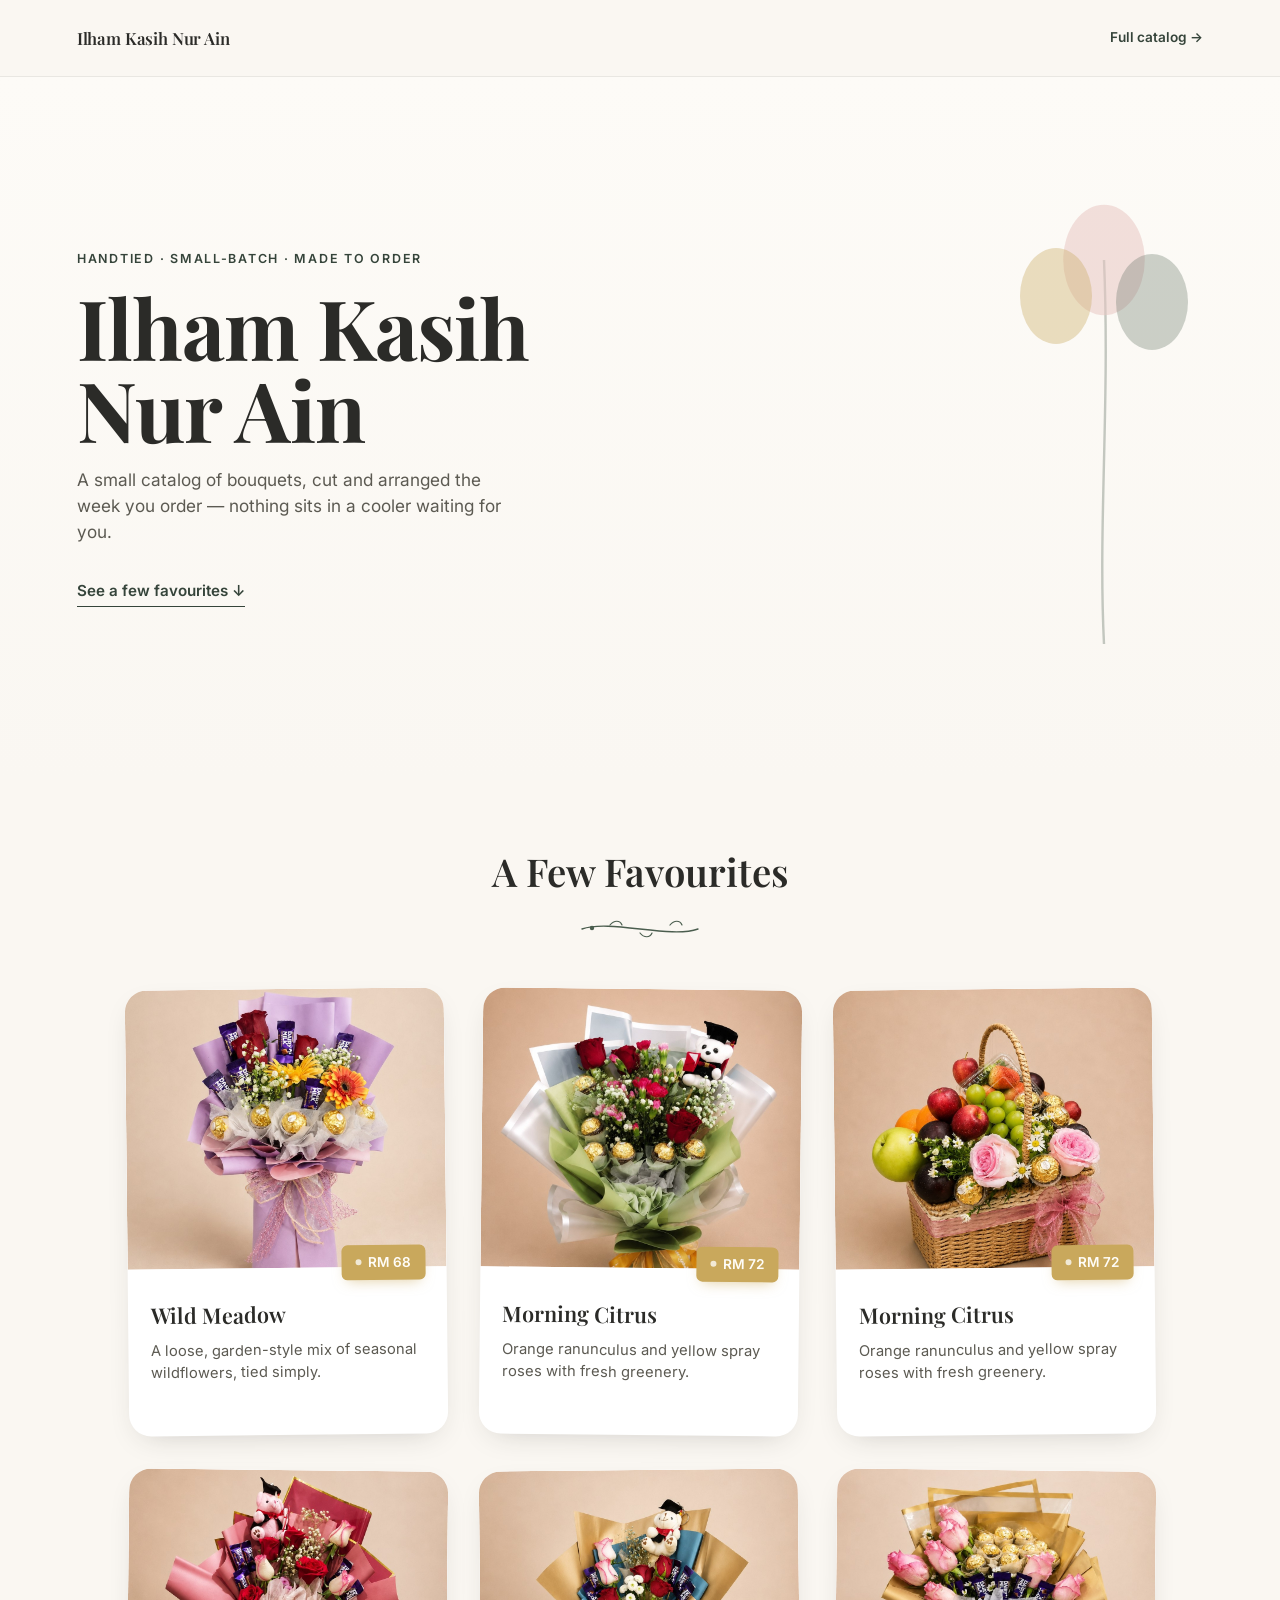
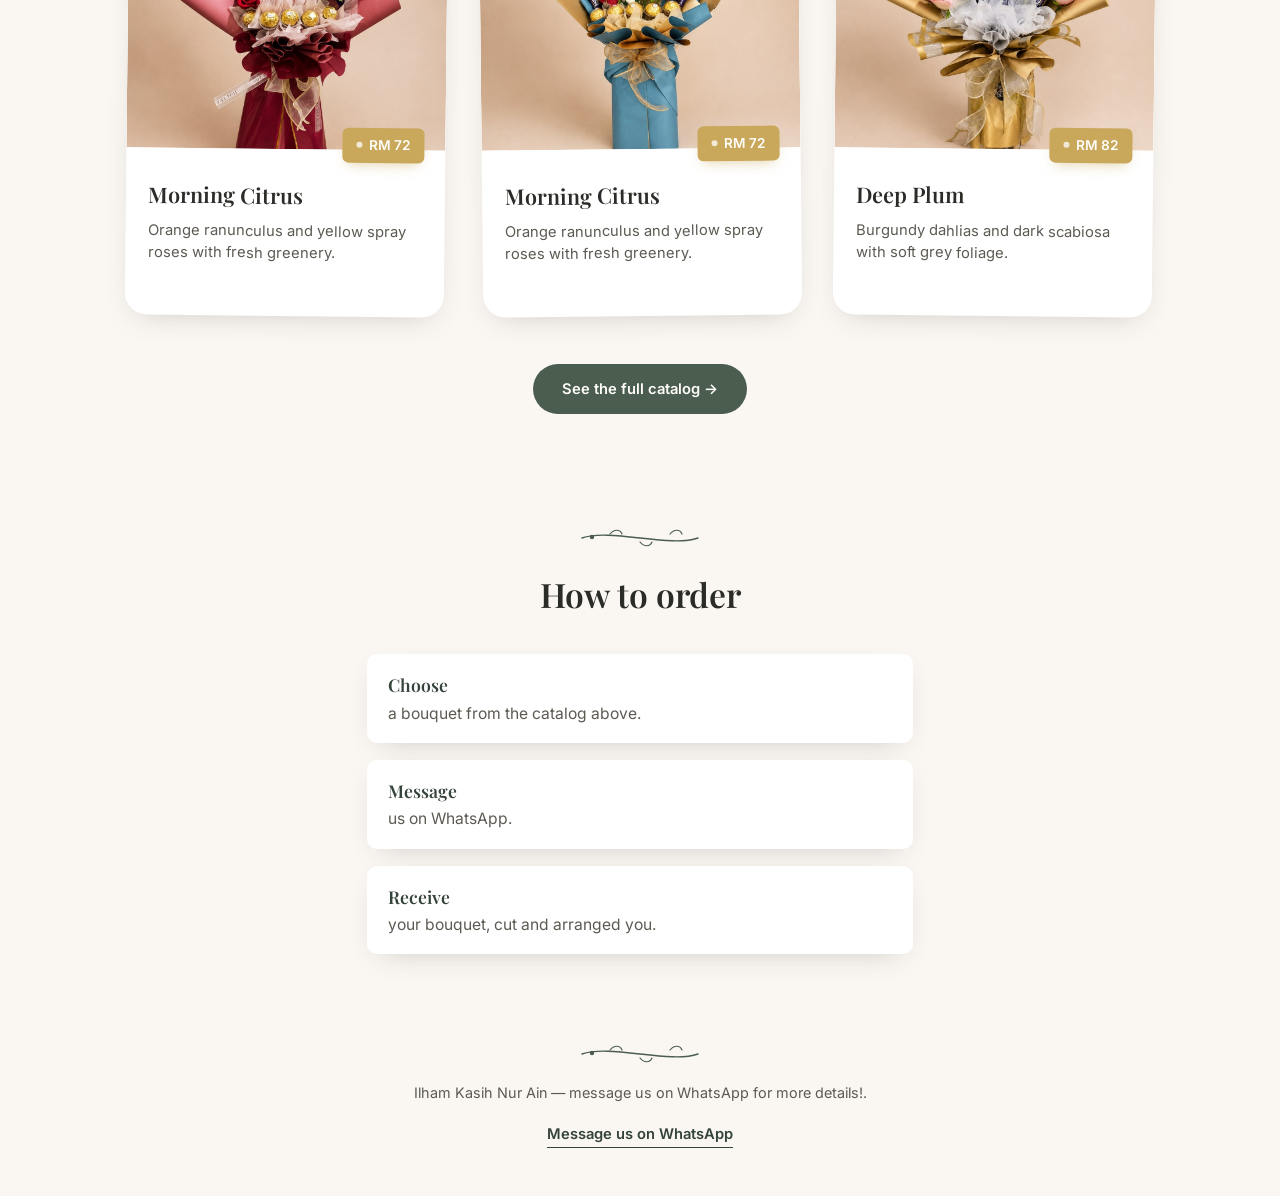
<file: index.html>
<!DOCTYPE html>
<html lang="en">
<head>
<meta charset="UTF-8">
<meta name="viewport" content="width=device-width, initial-scale=1.0">
<title>Ilham Kasih Nur Ain</title>
<link rel="icon" href="images/icon/favicon.png" type="image/x-icon">
<link rel="preconnect" href="https://fonts.googleapis.com">
<link href="https://fonts.googleapis.com/css2?family=Playfair+Display:ital,wght@0,500;0,600;0,700;1,500&family=Inter:wght@400;500;600&display=swap" rel="stylesheet">
<link rel="stylesheet" href="/styles/style.css">
</head>
<body>

  <!-- decorative stem divider, reused as signature element -->
  <template id="sprig-template">
    <svg class="sprig" viewBox="0 0 120 24" fill="none" xmlns="http://www.w3.org/2000/svg" aria-hidden="true">
      <path d="M2 12 C 30 2, 90 22, 118 12" stroke="currentColor" stroke-width="1.4" stroke-linecap="round"/>
      <path d="M30 8 C 34 3, 40 3, 42 8" stroke="currentColor" stroke-width="1.2" stroke-linecap="round"/>
      <path d="M60 16 C 64 21, 70 21, 72 16" stroke="currentColor" stroke-width="1.2" stroke-linecap="round"/>
      <path d="M90 8 C 94 3, 100 3, 102 8" stroke="currentColor" stroke-width="1.2" stroke-linecap="round"/>
      <circle cx="12" cy="11" r="2.2" fill="currentColor"/>
    </svg>
  </template>

  <nav class="site-nav">
    <a class="site-nav-mark" href="index.html">Ilham Kasih Nur Ain</a>
    <a class="site-nav-link" href="catalog.html">Full catalog →</a>
  </nav>

  <header class="hero">
    <div class="hero-inner">
      <p class="eyebrow">Handtied · Small-batch · Made to order</p>
      <h1 class="hero-title">Ilham Kasih Nur Ain</h1>
      <p class="hero-sub">A small catalog of bouquets, cut and arranged the week you order — nothing sits in a cooler waiting for you.</p>
      <a href="#featured" class="hero-cta">See a few favourites ↓</a>
    </div>
    <svg class="hero-motif" viewBox="0 0 400 400" aria-hidden="true">
      <path d="M200 380 C 195 280, 205 180, 200 60" stroke="#4A5D4E" stroke-width="2" fill="none" opacity="0.35"/>
      <ellipse cx="200" cy="60" rx="34" ry="46" fill="#E8C4C0" opacity="0.55"/>
      <ellipse cx="160" cy="90" rx="30" ry="40" fill="#C9A85C" opacity="0.4"/>
      <ellipse cx="240" cy="95" rx="30" ry="40" fill="#4A5D4E" opacity="0.3"/>
    </svg>
  </header>

  <main>
    <section id="featured" class="catalog">
      <div class="catalog-heading">
        <h2>A Few Favourites</h2>
        <div class="sprig-slot" data-sprig></div>
      </div>

      <div class="grid" id="product-grid">
        <!-- 6 random bouquets, rendered by home.js -->
      </div>

      <div class="show-more-wrap" id="show-more-wrap" hidden>
        <a class="show-more-btn" href="catalog.html">See the full catalog →</a>
      </div>
    </section>

    <section class="how-it-works">
      <div class="sprig-slot" data-sprig></div>
      <h2>How to order</h2>
      <ol class="steps">
        <li><span class="step-num">Choose</span>a bouquet from the catalog above.</li>
        <li><span class="step-num">Message</span>us on WhatsApp.</li>
        <li><span class="step-num">Receive</span>your bouquet, cut and arranged you.</li>
      </ol>
    </section>
  </main>

  <footer class="site-footer">
    <div class="sprig-slot" data-sprig></div>
    <p>Ilham Kasih Nur Ain — message us on WhatsApp for more details!.</p>
    <a class="footer-whatsapp" id="footer-whatsapp" href="#" target="_blank" rel="noopener">Message us on WhatsApp</a>
  </footer>

  <script src="products.js"></script>
  <script src="/scripts/common.js"></script>
  <script src="/scripts/home.js"></script>
</body>
</html>
</file>
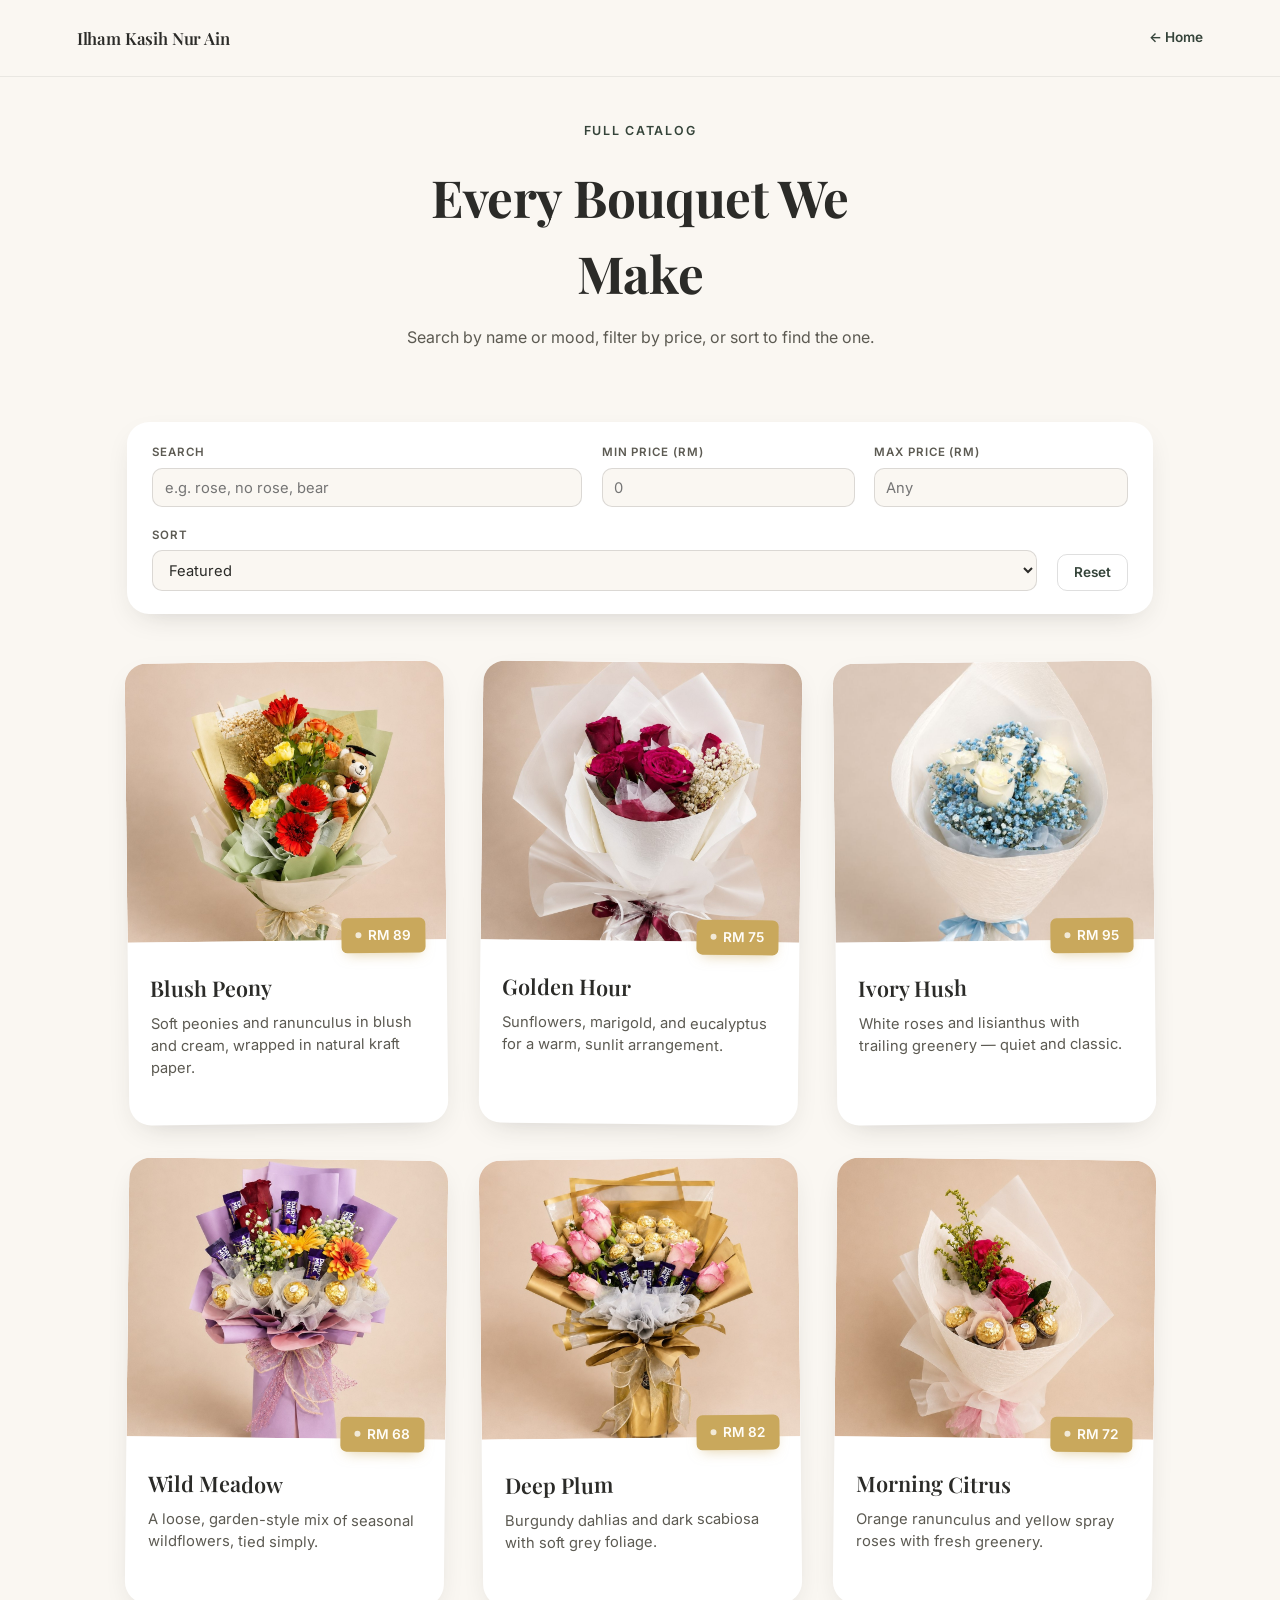
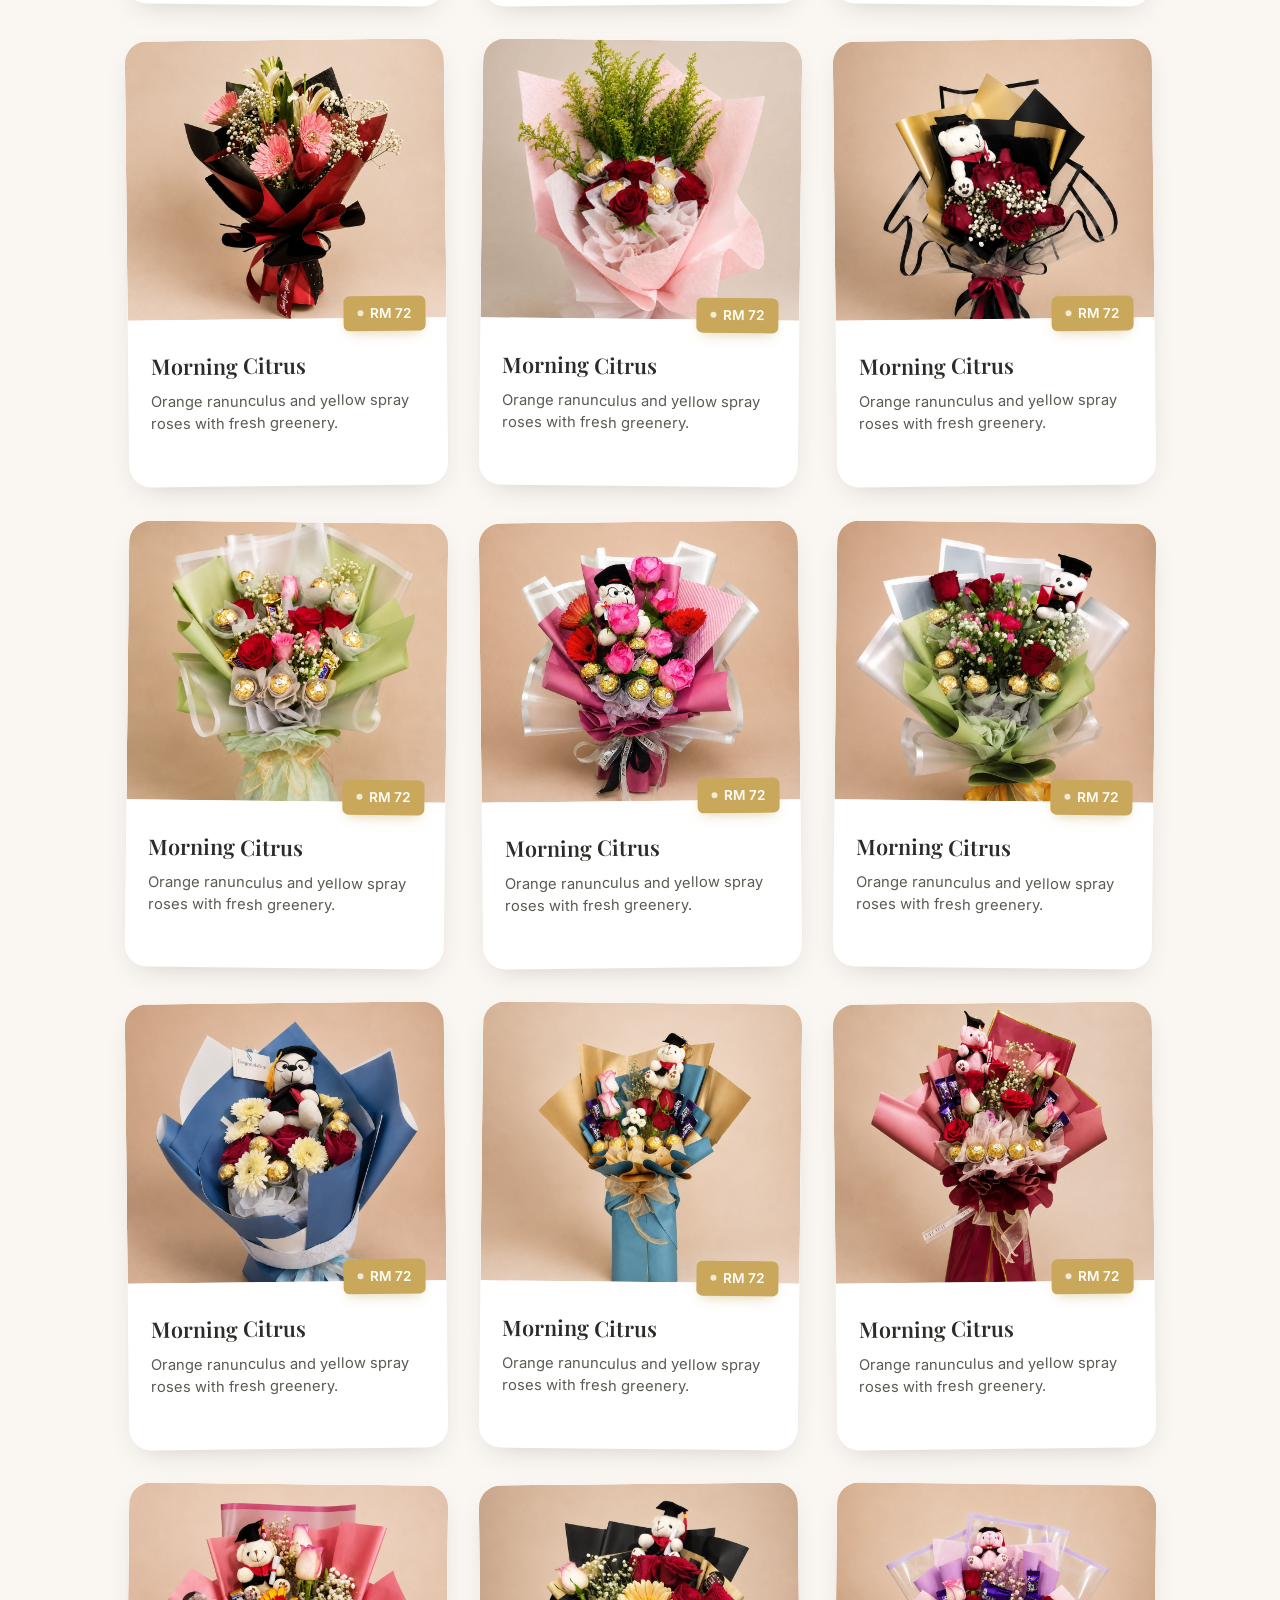
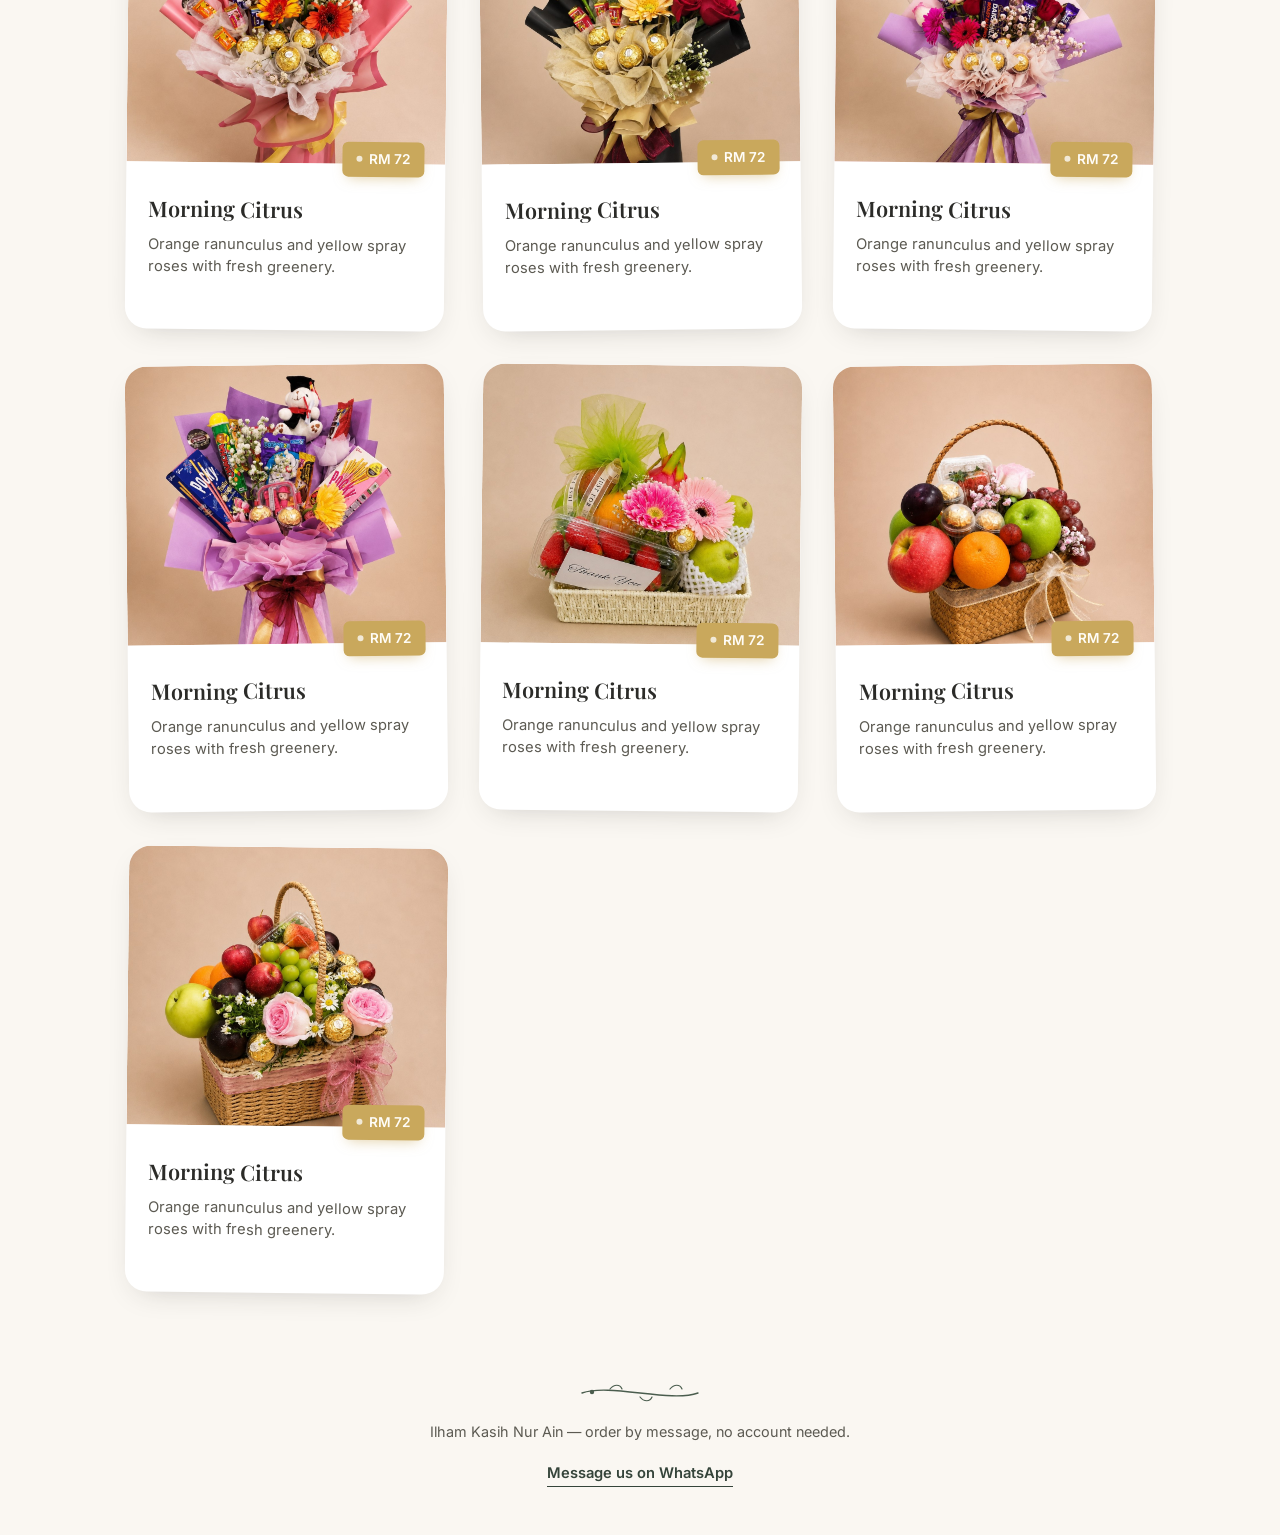
<file: catalog.html>
<!DOCTYPE html>
<html lang="en">
<head>
<meta charset="UTF-8">
<meta name="viewport" content="width=device-width, initial-scale=1.0">
<title>Full Catalog — Ilham Kasih Nur Ain</title>
<link rel="icon" href="images/icon/favicon.png" type="image/x-icon">
<link rel="preconnect" href="https://fonts.googleapis.com">
<link href="https://fonts.googleapis.com/css2?family=Playfair+Display:ital,wght@0,500;0,600;0,700;1,500&family=Inter:wght@400;500;600&display=swap" rel="stylesheet">
<link rel="stylesheet" href="styles/style.css">
</head>
<body>

  <!-- decorative stem divider, reused as signature element -->
  <template id="sprig-template">
    <svg class="sprig" viewBox="0 0 120 24" fill="none" xmlns="http://www.w3.org/2000/svg" aria-hidden="true">
      <path d="M2 12 C 30 2, 90 22, 118 12" stroke="currentColor" stroke-width="1.4" stroke-linecap="round"/>
      <path d="M30 8 C 34 3, 40 3, 42 8" stroke="currentColor" stroke-width="1.2" stroke-linecap="round"/>
      <path d="M60 16 C 64 21, 70 21, 72 16" stroke="currentColor" stroke-width="1.2" stroke-linecap="round"/>
      <path d="M90 8 C 94 3, 100 3, 102 8" stroke="currentColor" stroke-width="1.2" stroke-linecap="round"/>
      <circle cx="12" cy="11" r="2.2" fill="currentColor"/>
    </svg>
  </template>

  <nav class="site-nav">
    <a class="site-nav-mark" href="index.html">Ilham Kasih Nur Ain</a>
    <a class="site-nav-link" href="index.html">← Home</a>
  </nav>

  <header class="catalog-header">
    <p class="eyebrow">Full Catalog</p>
    <h1 class="catalog-title">Every Bouquet We Make</h1>
    <p class="catalog-subtitle">Search by name or mood, filter by price, or sort to find the one.</p>
  </header>

  <main>
    <section class="catalog">
      <div class="catalog-toolbar">
        <div class="toolbar-field toolbar-search">
          <label for="search-input">Search</label>
          <input type="text" id="search-input" placeholder="e.g. rose, no rose, bear">
        </div>
        <div class="toolbar-field">
          <label for="price-min">Min price (RM)</label>
          <input type="number" id="price-min" min="0" placeholder="0">
        </div>
        <div class="toolbar-field">
          <label for="price-max">Max price (RM)</label>
          <input type="number" id="price-max" min="0" placeholder="Any">
        </div>
        <div class="toolbar-field">
          <label for="sort-select">Sort</label>
          <select id="sort-select">
            <option value="featured">Featured</option>
            <option value="price-asc">Price: Low to High</option>
            <option value="price-desc">Price: High to Low</option>
          </select>
        </div>
        <button type="button" class="toolbar-reset" id="reset-filters">Reset</button>
      </div>

      <div class="grid" id="product-grid">
        <!-- Rendered by catalog.js -->
      </div>

      <p class="catalog-empty" id="catalog-empty" hidden>No bouquets match your search — try different terms or widen your price range.</p>
    </section>
  </main>

  <footer class="site-footer">
    <div class="sprig-slot" data-sprig></div>
    <p>Ilham Kasih Nur Ain — order by message, no account needed.</p>
    <a class="footer-whatsapp" id="footer-whatsapp" href="#" target="_blank" rel="noopener">Message us on WhatsApp</a>
  </footer>

  <script src="products.js"></script>
  <script src="/scripts/common.js"></script>
  <script src="/scripts/catalog.js"></script>
</body>
</html>
</file>
<file: styles/style.css>
/* ── Tokens ───────────────────────────────────────────────── */
:root {
  --ivory: #FAF7F2;
  --sage: #4A5D4E;
  --sage-deep: #35443A;
  --blush: #E8C4C0;
  --gold: #C9A85C;
  --ink: #2B2B28;
  --ink-soft: #5C5A52;
  --card-bg: #FFFFFF;
  --radius-lg: 22px;
  --radius-sm: 10px;
  --shadow-card: 0 10px 30px -14px rgba(43, 43, 40, 0.25);
  --serif: 'Playfair Display', Georgia, serif;
  --sans: 'Inter', -apple-system, BlinkMacSystemFont, sans-serif;
}

* { box-sizing: border-box; }

html { scroll-behavior: smooth; }

body {
  margin: 0;
  background: var(--ivory);
  color: var(--ink);
  font-family: var(--sans);
  line-height: 1.5;
  -webkit-font-smoothing: antialiased;
}

img { max-width: 100%; display: block; }

a { color: inherit; }

:focus-visible {
  outline: 2px solid var(--sage);
  outline-offset: 3px;
}

@media (prefers-reduced-motion: reduce) {
  * { animation: none !important; transition: none !important; }
  html { scroll-behavior: auto; }
}

/* ── Sprig motif (signature element) ─────────────────────────── */
.sprig-slot { display: flex; justify-content: center; color: var(--sage); margin: 0 auto; }
.sprig { width: 120px; height: 24px; color: inherit; }

/* ── Site nav ─────────────────────────────────────────────── */
.site-nav {
  display: flex;
  align-items: center;
  justify-content: space-between;
  padding: 1.6rem 6vw;
  border-bottom: 1px solid rgba(43, 43, 40, 0.08);
}

.site-nav-mark {
  font-family: var(--serif);
  font-weight: 600;
  font-size: 1.05rem;
  text-decoration: none;
  color: var(--ink);
  letter-spacing: -0.01em;
}

.site-nav-link {
  font-family: var(--sans);
  font-weight: 600;
  font-size: 0.85rem;
  text-decoration: none;
  color: var(--sage-deep);
  border-bottom: 1.5px solid transparent;
  transition: color 0.2s ease, border-color 0.2s ease;
}
.site-nav-link:hover { color: var(--gold); border-color: var(--gold); }

/* ── Hero ─────────────────────────────────────────────────── */
.hero {
  position: relative;
  min-height: 78vh;
  display: flex;
  align-items: center;
  padding: 6vh 6vw;
  overflow: hidden;
  background: linear-gradient(180deg, #FDFBF7 0%, var(--ivory) 100%);
}

.hero-inner {
  position: relative;
  z-index: 2;
  max-width: 560px;
}

.eyebrow {
  font-family: var(--sans);
  font-size: 0.78rem;
  letter-spacing: 0.14em;
  text-transform: uppercase;
  color: var(--sage-deep);
  font-weight: 600;
  margin: 0 0 1.1rem;
}

.hero-title {
  font-family: var(--serif);
  font-weight: 700;
  font-size: clamp(3rem, 8vw, 5.2rem);
  line-height: 0.98;
  margin: 0 0 1.1rem;
  color: var(--ink);
  letter-spacing: -0.01em;
}

.hero-sub {
  font-size: 1.08rem;
  color: var(--ink-soft);
  max-width: 40ch;
  margin: 0 0 2.1rem;
}

.hero-cta {
  display: inline-block;
  font-family: var(--sans);
  font-weight: 600;
  font-size: 0.95rem;
  text-decoration: none;
  color: var(--sage-deep);
  border-bottom: 1.5px solid var(--sage-deep);
  padding-bottom: 3px;
  transition: color 0.2s ease, border-color 0.2s ease, transform 0.2s ease;
}
.hero-cta:hover { color: var(--gold); border-color: var(--gold); transform: translateX(3px); }

.hero-motif {
  position: absolute;
  right: -5%;
  top: 50%;
  transform: translateY(-50%);
  width: min(48vw, 480px);
  height: auto;
  z-index: 1;
  opacity: 0.9;
}

@media (max-width: 780px) {
  .hero { min-height: 60vh; padding: 8vh 6vw 5vh; }
  .hero-motif { width: 70vw; opacity: 0.35; right: -12%; }
}

/* ── Catalog ──────────────────────────────────────────────── */
.catalog { padding: 4rem 6vw 2rem; max-width: 1180px; margin: 0 auto; }

.catalog-heading {
  display: flex;
  flex-direction: column;
  align-items: center;
  gap: 1rem;
  text-align: center;
  margin-bottom: 3rem;
}

.catalog-heading h2 {
  font-family: var(--serif);
  font-weight: 600;
  font-size: clamp(1.8rem, 3.5vw, 2.4rem);
  margin: 0;
}

.grid {
  display: grid;
  grid-template-columns: repeat(auto-fill, minmax(270px, 1fr));
  gap: 2.2rem;
}

/* ── Show more (home page) ────────────────────────────────── */
.show-more-wrap { text-align: center; margin-top: 3rem; }

.show-more-btn {
  display: inline-block;
  text-decoration: none;
  font-family: var(--sans);
  font-weight: 600;
  font-size: 0.92rem;
  color: #FFFDF8;
  background: var(--sage);
  padding: 0.85rem 1.8rem;
  border-radius: 999px;
  transition: background 0.2s ease, transform 0.2s ease;
}
.show-more-btn:hover { background: var(--sage-deep); transform: translateY(-2px); }

/* ── Card ─────────────────────────────────────────────────── */
.card {
  background: var(--card-bg);
  border-radius: var(--radius-lg);
  overflow: hidden;
  box-shadow: var(--shadow-card);
  transform: rotate(var(--tilt, 0deg));
  transition: transform 0.35s ease, box-shadow 0.35s ease;
  display: flex;
  flex-direction: column;
}

.card:hover {
  transform: rotate(0deg) translateY(-6px);
  box-shadow: 0 18px 40px -16px rgba(43, 43, 40, 0.32);
}

.card-image-wrap {
  aspect-ratio: 4 / 3.5;
  background: var(--blush);
  overflow: hidden;
}

.card-image {
  width: 100%;
  height: 100%;
  object-fit: cover;
}

.card-body { padding: 1rem 1.4rem 1.6rem; position: relative; }

.card-tag {
  position: absolute;
  top: -22px;
  right: 1.3rem;
  background: var(--gold);
  color: #FFFDF8;
  font-family: var(--sans);
  font-weight: 600;
  font-size: 0.85rem;
  padding: 0.45rem 0.9rem;
  border-radius: 6px;
  display: flex;
  align-items: center;
  gap: 0.4rem;
  box-shadow: 0 6px 14px -6px rgba(201, 168, 92, 0.6);
}

.card-tag-hole {
  width: 6px; height: 6px;
  border-radius: 50%;
  background: rgba(255,255,255,0.75);
  display: inline-block;
}

.card-name {
  font-family: var(--serif);
  font-weight: 600;
  font-size: 1.35rem;
  margin: 0.9rem 0 0.5rem;
}

.card-desc {
  font-size: 0.92rem;
  color: var(--ink-soft);
  margin: 0 0 1.3rem;
  min-height: 3.4em;
}

.card-cta {
  display: inline-block;
  width: 100%;
  text-align: center;
  text-decoration: none;
  background: var(--sage);
  color: #FFFDF8;
  font-weight: 600;
  font-size: 0.9rem;
  padding: 0.75rem 1rem;
  border-radius: var(--radius-sm);
  transition: background 0.2s ease;
}
.card-cta:hover { background: var(--sage-deep); }

/* ── How it works ─────────────────────────────────────────── */
.how-it-works {
  max-width: 700px;
  margin: 5rem auto 2rem;
  padding: 0 6vw;
  text-align: center;
}

.how-it-works h2 {
  font-family: var(--serif);
  font-weight: 600;
  font-size: clamp(1.6rem, 3vw, 2.1rem);
  margin: 1.2rem 0 2.2rem;
}

.steps {
  list-style: none;
  margin: 0;
  padding: 0;
  display: grid;
  gap: 1.1rem;
  text-align: left;
}

.steps li {
  background: #fff;
  border-radius: var(--radius-sm);
  padding: 1.1rem 1.3rem;
  box-shadow: var(--shadow-card);
  font-size: 0.98rem;
  color: var(--ink-soft);
}

.step-num {
  display: block;
  font-family: var(--serif);
  font-weight: 600;
  color: var(--sage-deep);
  font-size: 1.1rem;
  margin-bottom: 0.2rem;
}

/* ── Catalog page header ──────────────────────────────────── */
.catalog-header {
  max-width: 700px;
  margin: 0 auto;
  padding: 5vh 6vw 1vh;
  text-align: center;
}

.catalog-title {
  font-family: var(--serif);
  font-weight: 700;
  font-size: clamp(2.2rem, 5vw, 3.2rem);
  margin: 0.6rem 0 0.8rem;
  letter-spacing: -0.01em;
}

.catalog-subtitle {
  color: var(--ink-soft);
  font-size: 1rem;
  margin: 0;
}

/* ── Catalog toolbar ──────────────────────────────────────── */
.catalog-toolbar {
  display: flex;
  flex-wrap: wrap;
  align-items: flex-end;
  gap: 1.2rem;
  background: #fff;
  border-radius: var(--radius-lg);
  box-shadow: var(--shadow-card);
  padding: 1.4rem 1.6rem;
  margin-bottom: 3rem;
}

.toolbar-field {
  display: flex;
  flex-direction: column;
  gap: 0.4rem;
  flex: 1 1 10px;
}

.toolbar-search { flex: 2 1 10px; }

.toolbar-field label {
  font-family: var(--sans);
  font-size: 0.72rem;
  letter-spacing: 0.08em;
  text-transform: uppercase;
  font-weight: 600;
  color: var(--ink-soft);
}

.toolbar-field input,
.toolbar-field select {
  font-family: var(--sans);
  font-size: 0.92rem;
  color: var(--ink);
  border: 1px solid rgba(43, 43, 40, 0.15);
  border-radius: var(--radius-sm);
  padding: 0.6rem 0.7rem;
  background: var(--ivory);
}

.toolbar-field input:focus,
.toolbar-field select:focus {
  outline: 2px solid var(--sage);
  outline-offset: 1px;
}

.toolbar-reset {
  font-family: var(--sans);
  font-weight: 600;
  font-size: 0.85rem;
  color: var(--sage-deep);
  background: none;
  border: 1px solid rgba(43, 43, 40, 0.15);
  border-radius: var(--radius-sm);
  padding: 0.62rem 1rem;
  cursor: pointer;
  transition: background 0.2s ease, color 0.2s ease;
}
.toolbar-reset:hover { background: var(--sage); color: #FFFDF8; border-color: var(--sage); }

.catalog-empty {
  text-align: center;
  color: var(--ink-soft);
  padding: 3rem 1rem;
  font-size: 0.98rem;
}

@media (max-width: 640px) {
  .catalog-toolbar { flex-direction: column; align-items: stretch; }
  .toolbar-reset { align-self: flex-start; }
}

/* ── Footer ───────────────────────────────────────────────── */
.site-footer {
  text-align: center;
  padding: 3.5rem 6vw 3rem;
  color: var(--ink-soft);
  font-size: 0.9rem;
}

.site-footer p { margin: 1rem 0 1.2rem; }

.footer-whatsapp {
  display: inline-block;
  text-decoration: none;
  font-weight: 600;
  color: var(--sage-deep);
  border-bottom: 1.5px solid var(--sage-deep);
  padding-bottom: 2px;
  font-size: 0.92rem;
}
.footer-whatsapp:hover { color: var(--gold); border-color: var(--gold); }
</file>
